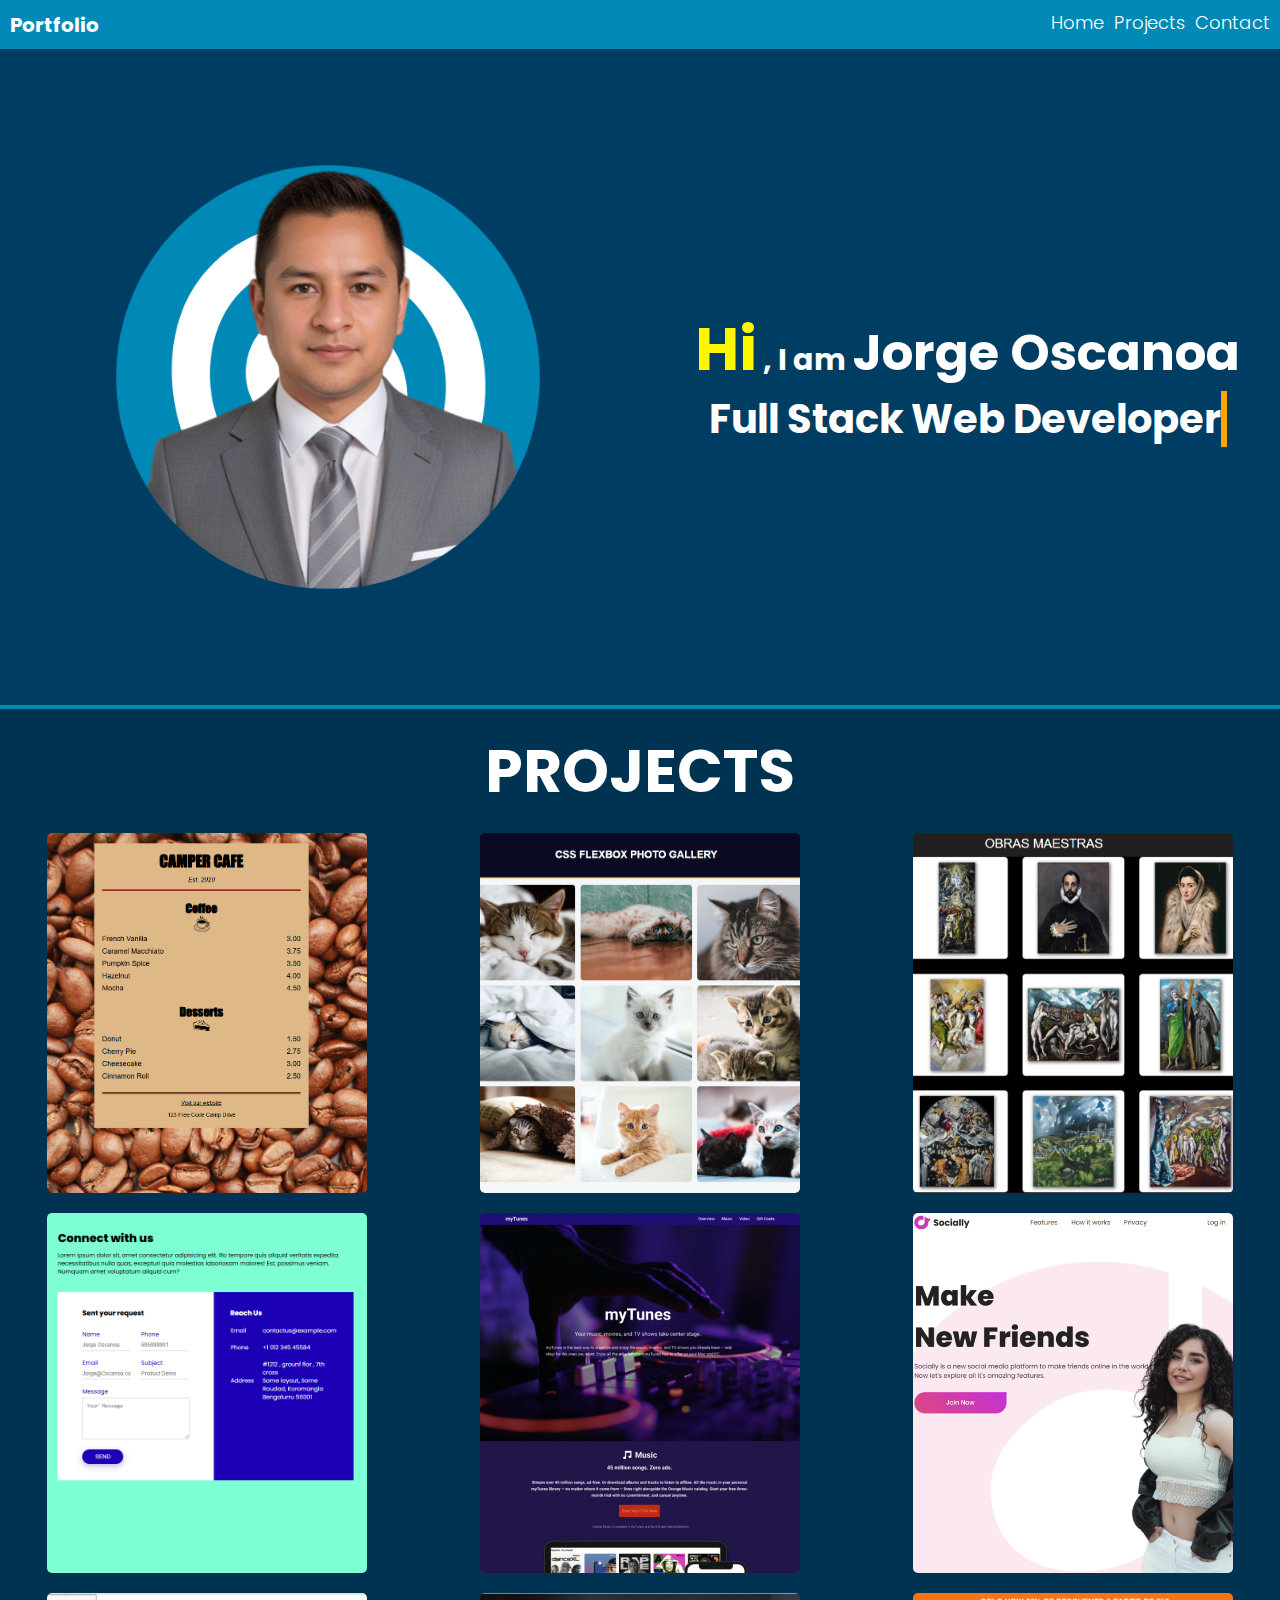
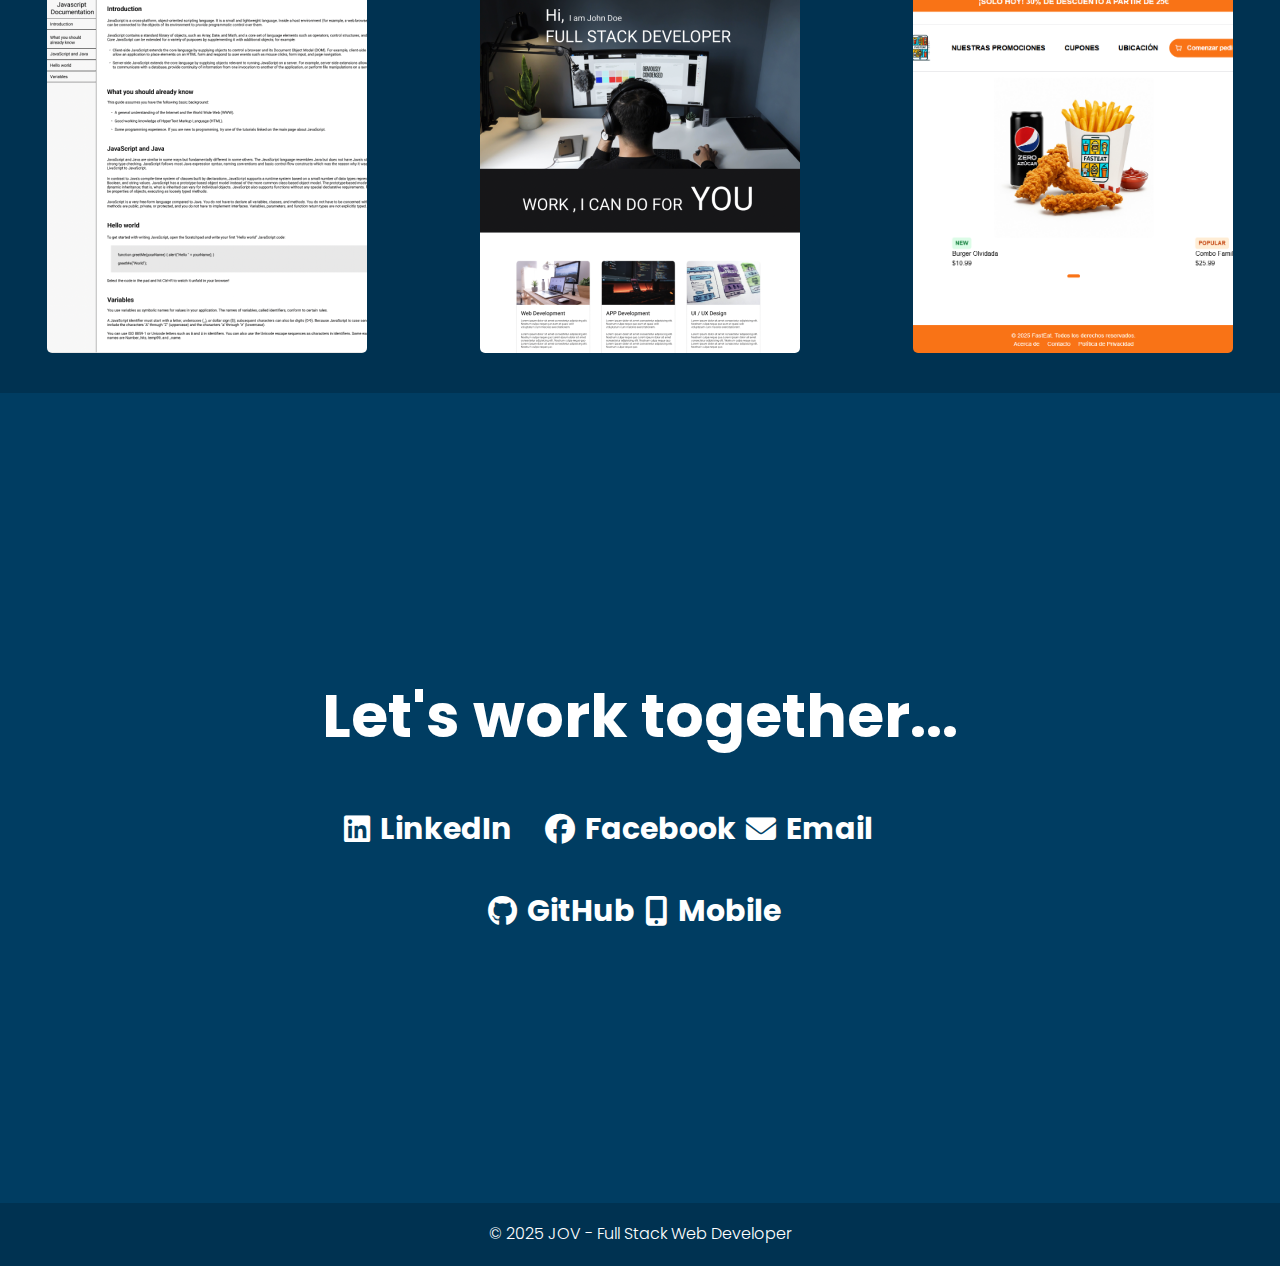
<file: index.html>
<!DOCTYPE html>
<html lang="en">

<head>
  <meta charset="UTF-8" />
  <meta http-equiv="X-UA-Compatible" content="IE=edge" />
  <meta name="viewport" content="width=device-width, initial-scale=1.0" />
  <title>Portfolio Website</title>
  <link rel="stylesheet" href="assets/styles/style.css" />
  <link rel="stylesheet" href="https://cdnjs.cloudflare.com/ajax/libs/animate.css/4.1.1/animate.min.css" />
  <link rel="stylesheet" href="https://cdnjs.cloudflare.com/ajax/libs/font-awesome/6.5.0/css/all.min.css" />

</head>

<body>
  <header>
    <nav class="container">
      <div class="logo">Portfolio</div>
      <ul>
        <a href="#hero">
          <li>Home</li>
        </a>
        <a href="#project">
          <li>Projects</li>
        </a>
        <a href="#contact">
          <li>Contact</li>
        </a>
      </ul>
    </nav>
  </header>
  <main>
    <section id="hero">
      <div class="container">
        <div class="hero_image animate__animated animate__bounceInLeft">
          <img src="assets/images/foto2.png" alt="hero image" />
        </div>
        <div class="hero_content">
          <h1>
            <span class="hi_text">Hi</span> , I am
            <span class="name_text">Jorge Oscanoa</span>
          </h1>
          <h2>Full Stack Web Developer</h2>
        </div>
      </div>
    </section>
    <section id="project">
      <h2>PROJECTS</h2>
      <div class="container">
        <div class="project_container">
          <div class="grid_item">
            <div class="card">
              <img src="assets/images/project1.png" alt="Project 1" />
              <a href="assets/projects/project1/index.html">
                <div class="card_content">
                  <h3>Coffe Menu</h3>
                </div>
              </a>
            </div>
          </div>
          <div class="grid_item">
            <div class="card">
              <img src="assets/images/project2.png" alt="Project 2" />
              <a href="assets/projects/project2/index.html">
                <div class="card_content">
                  <h3>Cat Gallery</h3>
                </div>
              </a>
            </div>
          </div>
          <div class="grid_item">
            <div class="card">
              <img src="assets/images/project3.png" alt="Project 1" />
              <a href="assets/projects/project3/index.html">
                <div class="card_content">
                  <h3>Gallery Art</h3>
                </div>
              </a>
            </div>
          </div>
          <div class="grid_item">
            <div class="card">
              <img src="assets/images/project4.png" alt="Project 4" />
              <a href="assets/projects/project4/index.html">
                <div class="card_content">
                  <h3>Form</h3>
                </div>
              </a>
            </div>
          </div>
          <div class="grid_item">
            <div class="card">
              <img src="assets/images/project5.png" alt="Project 5" />
              <a href="/Project 5/index.html">
                <div class="card_content">
                  <h3>Music Website</h3>
                </div>
              </a>
            </div>
          </div>
          <div class="grid_item">
            <div class="card">
              <img src="assets/images/project6.png" alt="Project 6" />
              <a href="assets/projects/project6/index.html">
                <div class="card_content">
                  <h3>Social Media</h3>
                </div>
              </a>
            </div>
          </div>
          <div class="grid_item">
            <div class="card">
              <img src="assets/images/project7.png" alt="Project 7" />
              <a href="/Project 7/index.html">
                <div class="card_content">
                  <h3>Curriculum</h3>
                </div>
              </a>
            </div>
          </div>
          <div class="grid_item">
            <div class="card">
              <img src="assets/images/project8.png" alt="Project 8" />
              <a href="/Project 8/index.html">
                <div class="card_content">
                  <h3>Documentation Website</h3>
                </div>
              </a>
            </div>
          </div>
          <div class="grid_item">
            <div class="card">
              <img src="assets/images/project9.png" alt="Project 9" />
              <a href="https://joscanoav.github.io/fasteat-frontend/">
                <div class="card_content">
                  <h3>Fast Eat</h3>
                </div>
              </a>
            </div>
          </div>
        </div>
      </div>
    </section>

    <section id="contact">
      <div class="container">
        <h2>Let's work together...</h2>

        <div class="top_contact">
          <a class="contact_way" href="https://www.linkedin.com/in/jorge-daniel-oscanoa-ventura-541972117/" target="_blank">
            <i class="fab fa-linkedin"></i>
            <h3>LinkedIn</h3>
          </a>

          <a class="contact_way" href="https://www.facebook.com/jorgedanieloscanoaventura/" target="_blank">
            <i class="fab fa-facebook"></i>
            <h3>Facebook</h3>
          </a>

          <a class="contact_way" href="mailto:joscanoav@gmail.com">
            <i class="fas fa-envelope"></i>
            <h3>Email</h3>
          </a>
        </div>

        <div class="bottom_contact">
          <a class="contact_way" href="https://github.com/joscanoav" target="_blank">
            <i class="fab fa-github"></i>
            <h3>GitHub</h3>
          </a>

          <a class="contact_way" href="tel:+34695899901">
            <i class="fas fa-mobile-alt"></i>
            <h3>Mobile</h3>
          </a>
        </div>
      </div>
    </section>



  </main>
  <footer>
    <div class="container">&copy; 2025 JOV - Full Stack Web Developer</div>
  </footer>
</body>

</html>
</file>
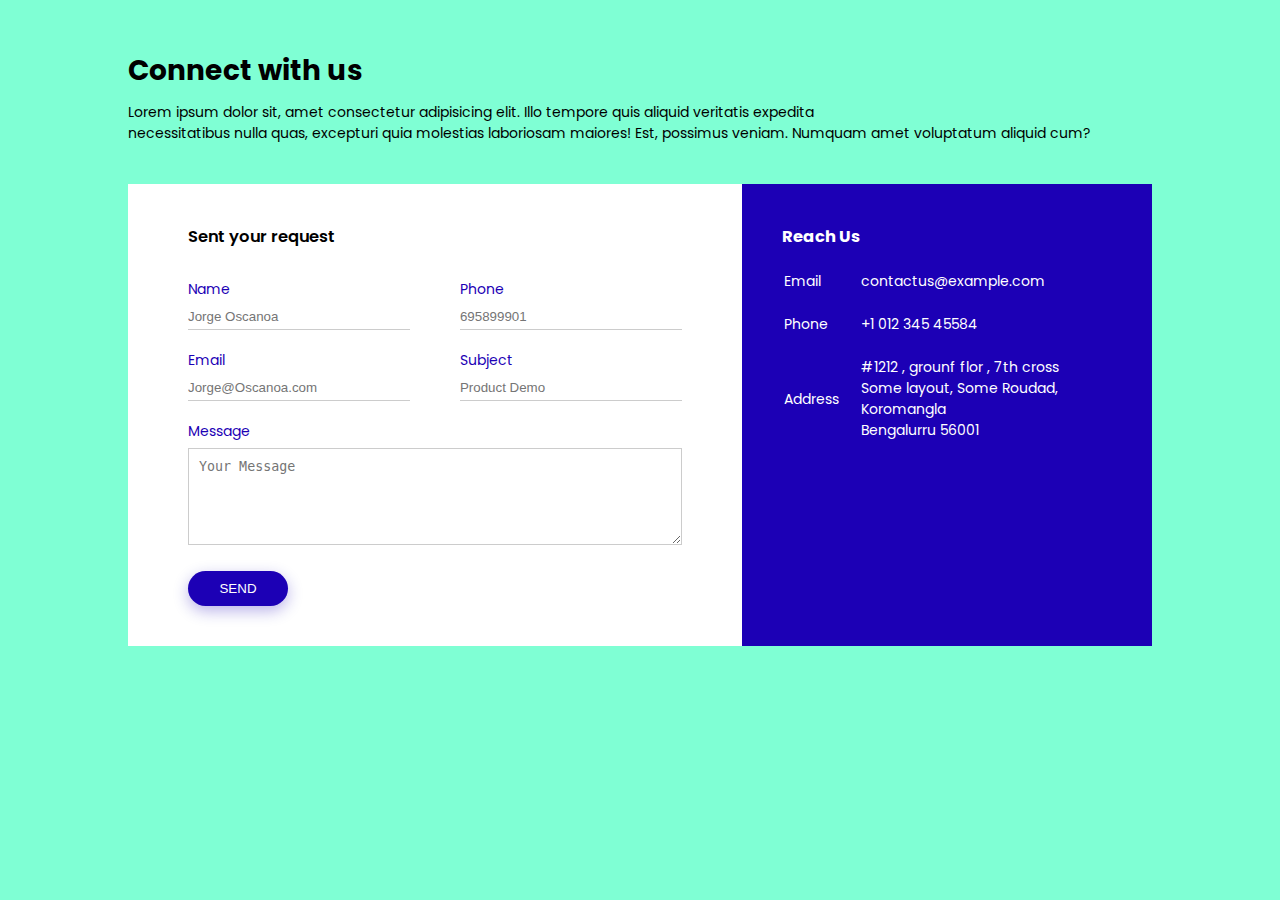
<file: assets/projects/project4/index.html>
<!DOCTYPE html>
<html lang="en">

<head>
    <meta charset="UTF-8">
    <meta name="viewport" content="width=device-width, initial-scale=1.0">
    <link rel="stylesheet" href="style.css">
    <link href="https://fonts.googleapis.com/css2?family=Poppins:wght@400;800&display=swap" rel="stylesheet">
    <title>Formulario</title>
</head>

<body>
    <div class="container">
        <h1>Connect with us</h1>
        <p>Lorem ipsum dolor sit, amet consectetur adipisicing elit. Illo tempore quis aliquid veritatis expedita <br>
            necessitatibus nulla quas, excepturi quia molestias laboriosam maiores! Est, possimus veniam. Numquam amet
            voluptatum aliquid cum?</p>
        <div class="contact-box">
            <div class="contact-left">
                <h3>Sent your request</h3>
                <form>
                    <div class="input-row">
                        <div class="input-group">
                            <label>Name</label>
                            <input type="text" placeholder="Jorge Oscanoa"></label>
                        </div>
                        <div class="input-group">
                            <label>Phone</label>
                            <input type="text" placeholder="695899901"></label>
                        </div>
                    </div>

                    <div class="input-row">
                        <div class="input-group">
                            <label>Email</label>
                            <input type="email" placeholder="Jorge@Oscanoa.com"></label>
                        </div>
                        <div class="input-group">
                            <label>Subject</label>
                            <input type="text" placeholder="Product Demo"></label>
                        </div>
                    </div>

                    <label>Message</label>
                    <textarea rows="5" placeholder="Your Message"></textarea>

                    <button type="submit">SEND</button>
                </form>
            </div>
            <div class="contact-right">
                <h3>Reach Us</h3>
                <table>
                    <tr>
                        <td>Email</td>
                        <td>contactus@example.com</td>
                    </tr>
                    <tr>
                        <td>Phone</td>
                        <td>+1 012 345 45584</td>
                    </tr>

                    <tr>
                        <td>Address</td>
                        <td>#1212 , grounf flor , 7th cross <br>
                        Some layout, Some Roudad, Koromangla <br>
                        Bengalurru 56001
                        </td>
                    </tr>

                </table>
            </div>
        </div>
    </div>

</body>

</html>
</file>
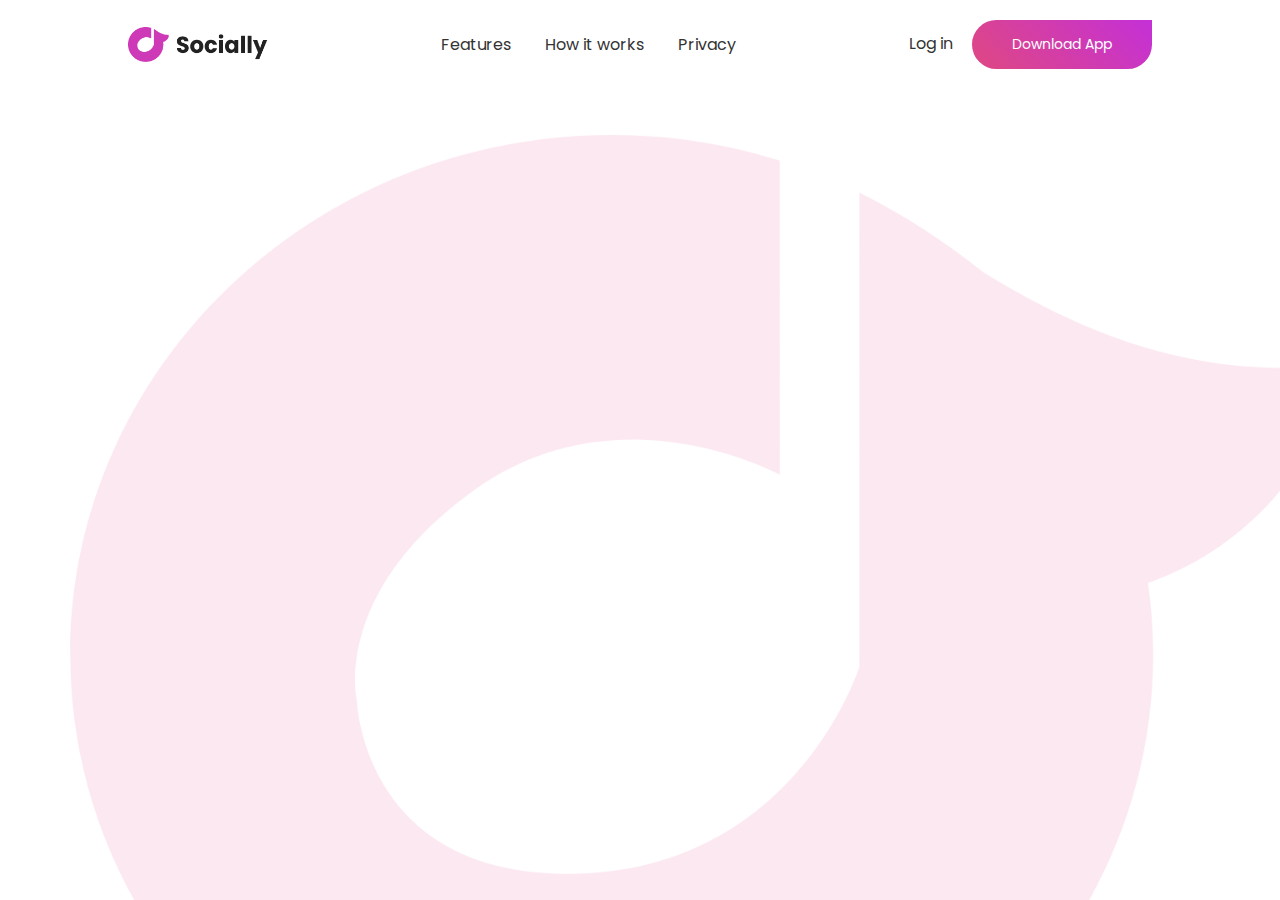
<file: assets/projects/project6/index.html>
<!DOCTYPE html>
<html lang="en">
<head>
    <meta charset="UTF-8">
    <meta name="viewport" content="width=device-width, initial-scale=1.0">
    <link rel="stylesheet" href="style.css">
    <link href="https://fonts.googleapis.com/css2?family=Poppins:wght@400;800&display=swap" rel="stylesheet">
    <title>Sociality</title>
</head>
<body>
    <div class="hero">
        <nav>
            <img src="images/logo.png" class="logo" alt="logo">
            <ul>
                <li><a href="#">Features</a></li>
                <li><a href="#">How it works</a></li>
                <li><a href="#">Privacy</a></li>
            </ul>
            <div>
                <a href="#" class="logn-btn">Log in</a>
                <a href="#" class="btn">Download App</a>

            </div>
        </nav>
        
        <div class="content">
            <h1 class="anim">Make<br>New Friends</h1>
            <p class="anim">Socially is a new social media platform to make friends
                online in the world. Now let's explore all it's amazing features.
            </p>
            <a href="#" class="btn anim">Join Now</a>
        </div>
        <img src="images/pic.png" class="feature-img anim" alt="imagen">
    </div>
    
</body>
</html>
</file>
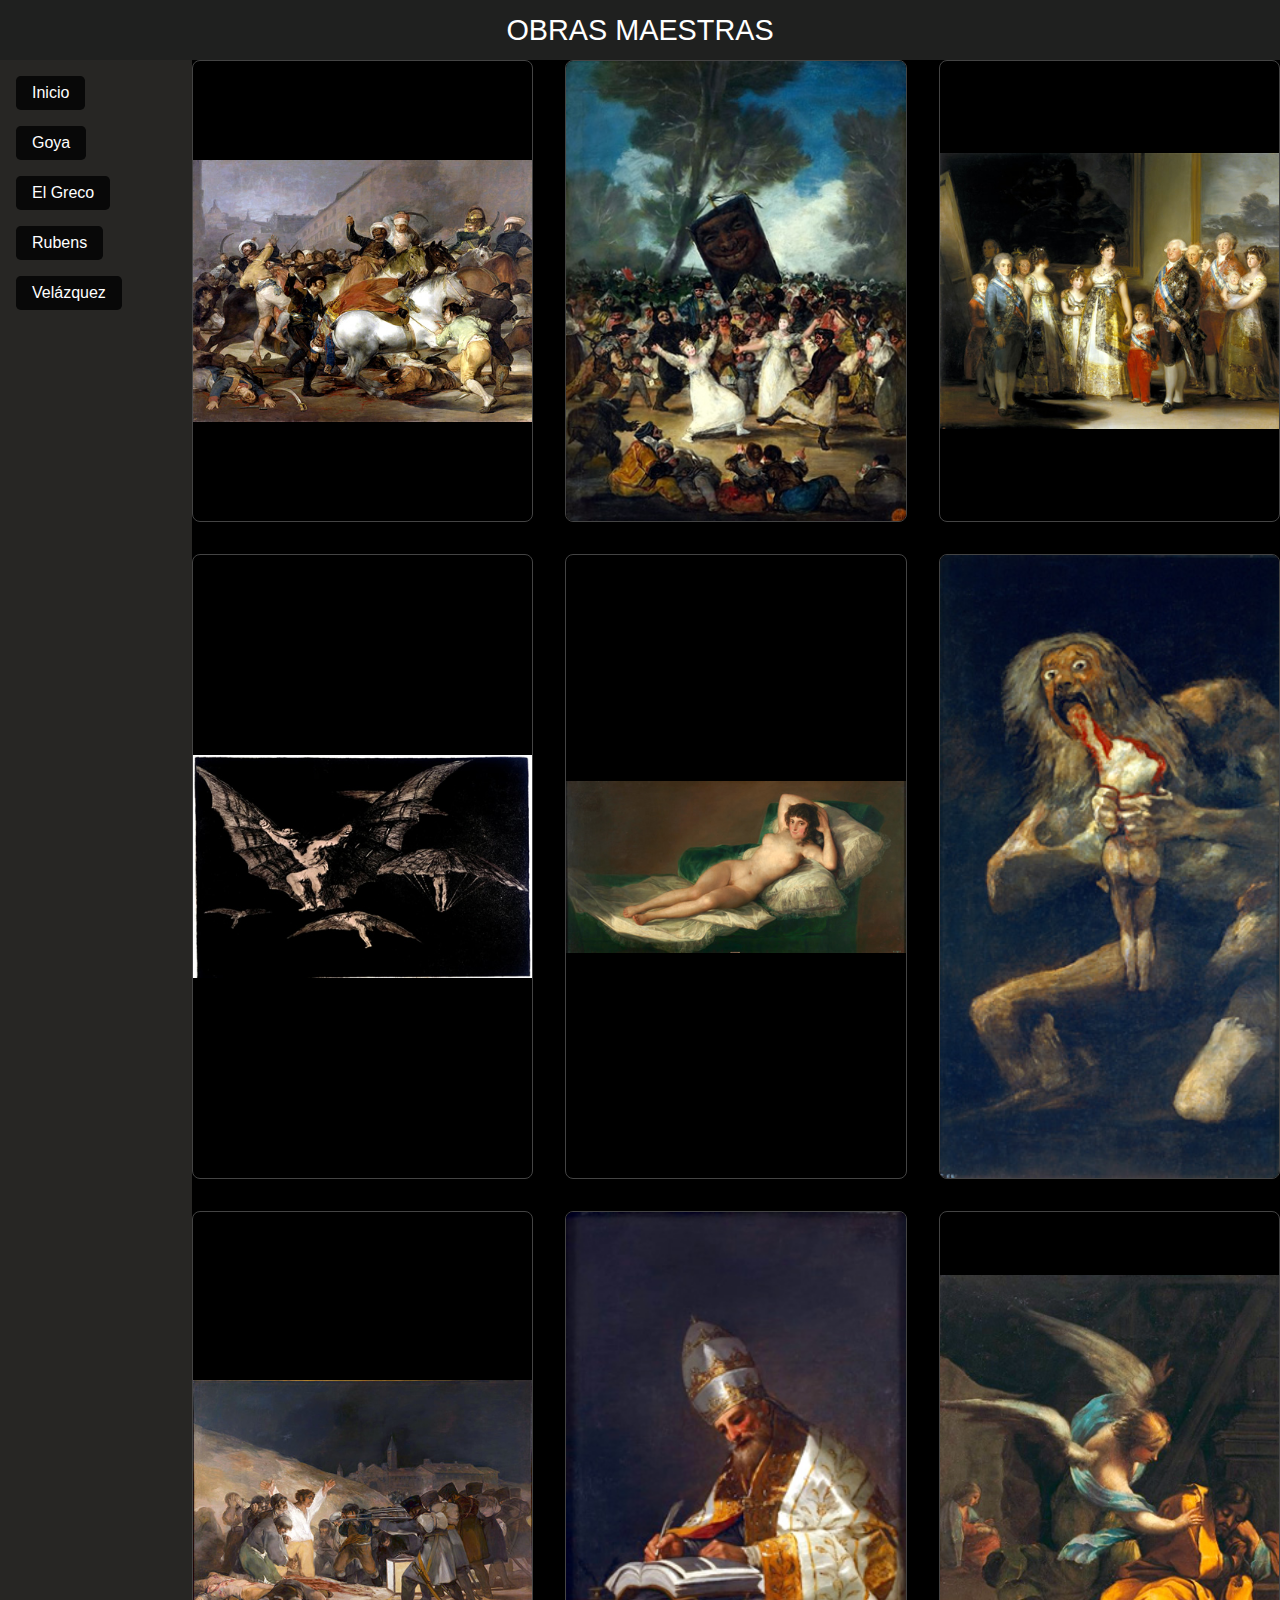
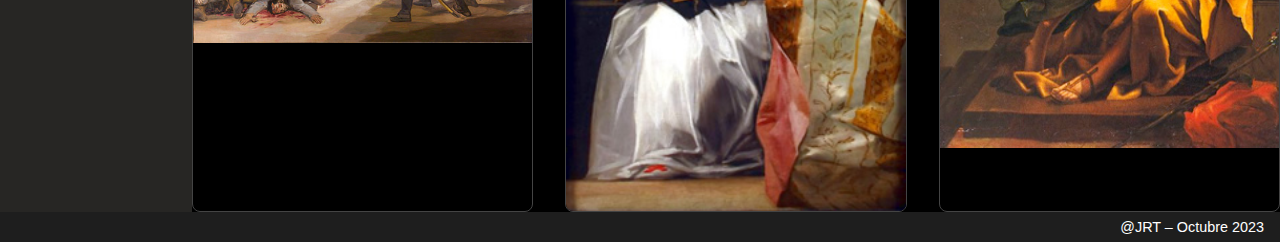
<file: assets/projects/project3/goya.html>
<!DOCTYPE html>
<html lang="es">
<head>
  <meta charset="UTF-8" />
  <meta name="viewport" content="width=device-width, initial-scale=1.0"/>
  <title>Obras Maestras – Goya</title>
  <link rel="stylesheet" href="assets/styles/style.css"/>
</head>
<body>

  <header>OBRAS MAESTRAS</header>

  <nav>
    <ul>
      <li><a class="nav-button" href="index.html">Inicio</a></li>
      <li><a class="nav-button" href="goya.html">Goya</a></li>
      <li><a class="nav-button" href="greco.html">El Greco</a></li>
      <li><a class="nav-button" href="rubens.html">Rubens</a></li>
      <li><a class="nav-button" href="velazquez.html">Velázquez</a></li>
    </ul>
  </nav>

  <section class="gallery">

    <div class="thumb">
      <a href="assets/imagenes/2-de-mayo-1808-madrid-goya.jpg" target="_blank">
        <img
          src="assets/imagenes/2-de-mayo-1808-madrid-goya.jpg"
          alt="El 2 de mayo de 1808 en Madrid (Goya)"
          loading="lazy"
        />
      </a>
    </div>

    <div class="thumb">
      <a href="assets/imagenes/entierro-sardina-goya.jpg" target="_blank">
        <img
          src="assets/imagenes/entierro-sardina-goya.jpg"
          alt="El entierro de la sardina (Goya)"
          loading="lazy"
        />
      </a>
    </div>

    <div class="thumb">
      <a href="assets/imagenes/familia-carlos-iv-goya.jpg" target="_blank">
        <img
          src="assets/imagenes/familia-carlos-iv-goya.jpg"
          alt="La familia de Carlos IV (Goya)"
          loading="lazy"
        />
      </a>
    </div>

    <div class="thumb">
      <a href="assets/imagenes/grabado-hombre-volando-goya.jpg" target="_blank">
        <img
          src="assets/imagenes/grabado-hombre-volando-goya.jpg"
          alt="Grabado de hombre volando (Goya)"
          loading="lazy"
        />
      </a>
    </div>

    <div class="thumb">
      <a href="assets/imagenes/maja-desnuda-goya.jpg" target="_blank">
        <img
          src="assets/imagenes/maja-desnuda-goya.jpg"
          alt="La maja desnuda (Goya)"
          loading="lazy"
        />
      </a>
    </div>

    <div class="thumb">
      <a href="assets/imagenes/saturno-devorando-hijo-goya.jpg" target="_blank">
        <img
          src="assets/imagenes/saturno-devorando-hijo-goya.jpg"
          alt="Saturno devorando a su hijo (Goya)"
          loading="lazy"
        />
      </a>
    </div>

    <div class="thumb">
      <a href="assets/imagenes/tres-mayo-madrid-fusilamientos-goya.jpg" target="_blank">
        <img
          src="assets/imagenes/tres-mayo-madrid-fusilamientos-goya.jpg"
          alt="El tres de mayo en Madrid (Goya)"
          loading="lazy"
        />
      </a>
    </div>

    <div class="thumb">
      <a href="assets/imagenes/san-gregorio-papa-goya.jpg" target="_blank">
        <img
          src="assets/imagenes/san-gregorio-papa-goya.jpg"
          alt="San Gregorio Magno, papa (Goya)"
          loading="lazy"
        />
      </a>
    </div>

    <div class="thumb">
      <a href="assets/imagenes/sueno-san-jose-goya.jpg" target="_blank">
        <img
          src="assets/imagenes/sueno-san-jose-goya.jpg"
          alt="El sueño de San José (Goya)"
          loading="lazy"
        />
      </a>
    </div>

  </section>

  <footer>@JRT – Octubre 2023</footer>

</body>
</html>
</file>
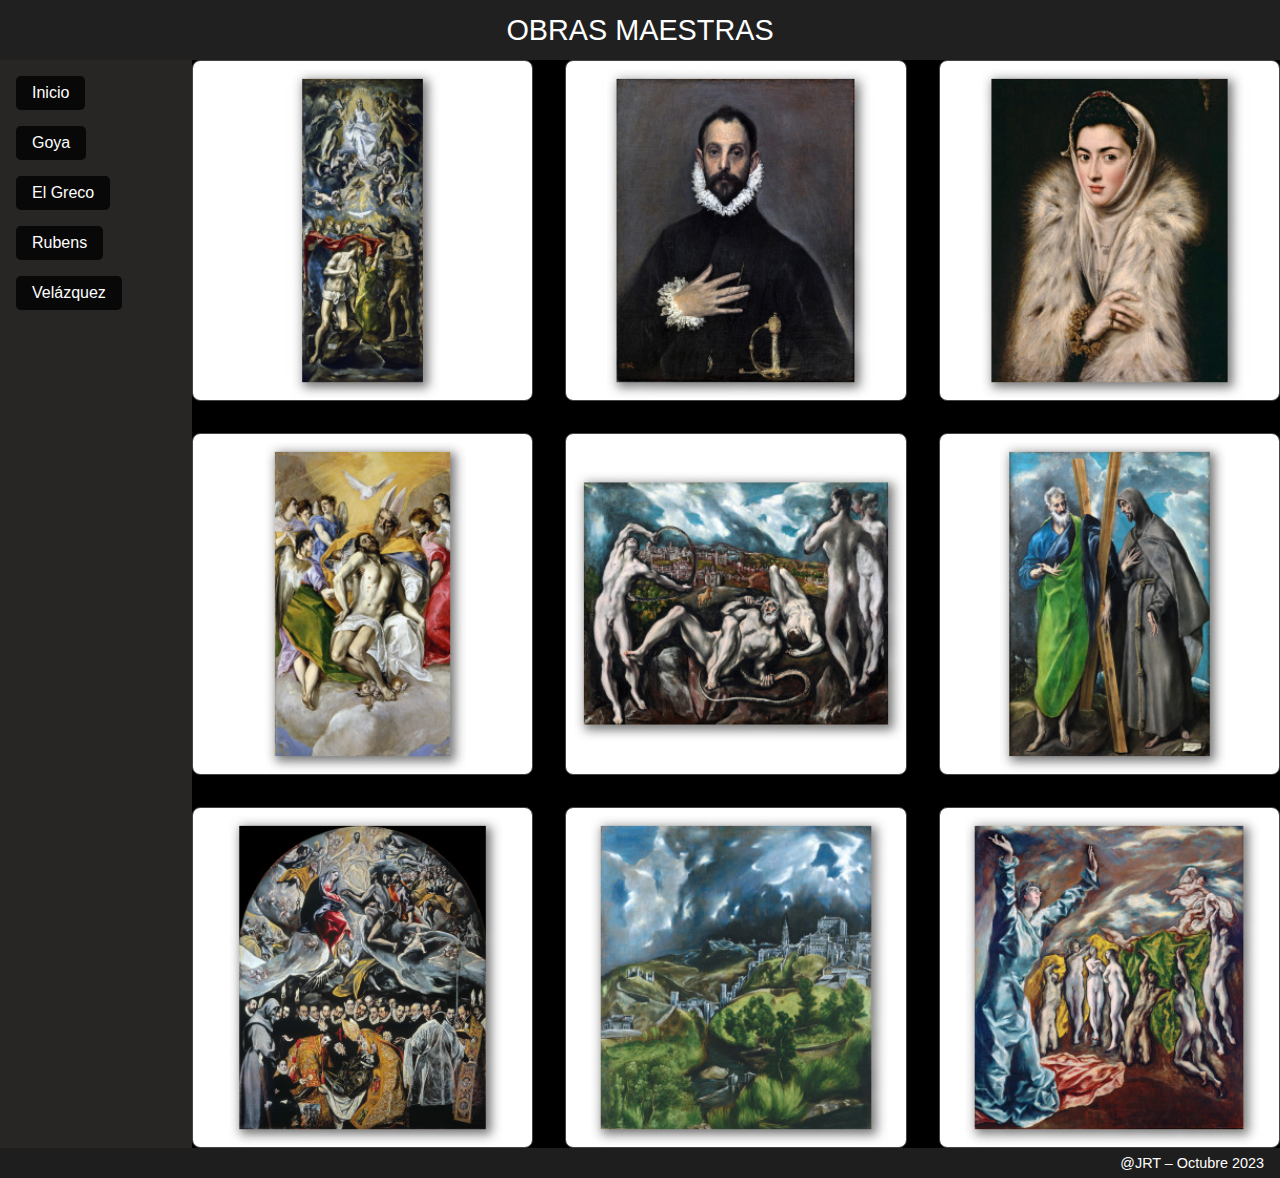
<file: assets/projects/project3/greco.html>
<!DOCTYPE html>
<html lang="es">
<head>
  <meta charset="UTF-8" />
  <meta name="viewport" content="width=device-width, initial-scale=1.0"/>
  <title>Obras Maestras – El Greco</title>
  <link rel="stylesheet" href="assets/styles/style.css"/>
</head>
<body>

  <header>OBRAS MAESTRAS</header>

  <nav>
    <ul>
      <li><a class="nav-button" href="index.html">Inicio</a></li>
      <li><a class="nav-button" href="goya.html">Goya</a></li>
      <li><a class="nav-button" href="greco.html">El Greco</a></li>
      <li><a class="nav-button" href="rubens.html">Rubens</a></li>
      <li><a class="nav-button" href="velazquez.html">Velázquez</a></li>
    </ul>
  </nav>

  <section class="gallery">

    <div class="thumb">
      <a href="assets/imagenes/el-greco-bautismo-cristo.jpg" target="_blank">
        <img
          src="assets/imagenes/el-greco-bautismo-cristo.jpg"
          alt="El bautismo de Cristo (El Greco)"
          loading="lazy"
        />
      </a>
    </div>

    <div class="thumb">
      <a href="assets/imagenes/el-greco-caballero-mano-pecho.jpg" target="_blank">
        <img
          src="assets/imagenes/el-greco-caballero-mano-pecho.jpg"
          alt="Caballero de la mano en el pecho (El Greco)"
          loading="lazy"
        />
      </a>
    </div>

    <div class="thumb">
      <a href="assets/imagenes/el-greco-dama-armino.jpg" target="_blank">
        <img
          src="assets/imagenes/el-greco-dama-armino.jpg"
          alt="La dama del armiño (El Greco)"
          loading="lazy"
        />
      </a>
    </div>

    <div class="thumb">
      <a href="assets/imagenes/el-greco-la-trinidad.jpg" target="_blank">
        <img
          src="assets/imagenes/el-greco-la-trinidad.jpg"
          alt="La Trinidad (El Greco)"
          loading="lazy"
        />
      </a>
    </div>

    <div class="thumb">
      <a href="assets/imagenes/el-greco-lacoonte.jpg" target="_blank">
        <img
          src="assets/imagenes/el-greco-lacoonte.jpg"
          alt="Laocoonte (El Greco)"
          loading="lazy"
        />
      </a>
    </div>

    <div class="thumb">
      <a href="assets/imagenes/el-greco-san-andres-san-francisco.jpg" target="_blank">
        <img
          src="assets/imagenes/el-greco-san-andres-san-francisco.jpg"
          alt="San Andrés y San Francisco (El Greco)"
          loading="lazy"
        />
      </a>
    </div>

    <div class="thumb">
      <a href="assets/imagenes/el-greco-entierro-conde-orgaz.jpg" target="_blank">
        <img
          src="assets/imagenes/el-greco-entierro-conde-orgaz.jpg"
          alt="El entierro del Conde de Orgaz (El Greco)"
          loading="lazy"
        />
      </a>
    </div>

    <div class="thumb">
      <a href="assets/imagenes/el-greco-vista-toledo.jpg" target="_blank">
        <img
          src="assets/imagenes/el-greco-vista-toledo.jpg"
          alt="Vista de Toledo (El Greco)"
          loading="lazy"
        />
      </a>
    </div>

        <div class="thumb">
      <a href="assets/imagenes/el-greco-vision-apocalipsis.jpg" target="_blank">
        <img
          src="assets/imagenes/el-greco-vision-apocalipsis.jpg"
          alt="Vision apocalipsis(El Greco)"
          loading="lazy"
        />
      </a>
    </div>

  </section>

  <footer>@JRT – Octubre 2023</footer>

</body>
</html>
</file>
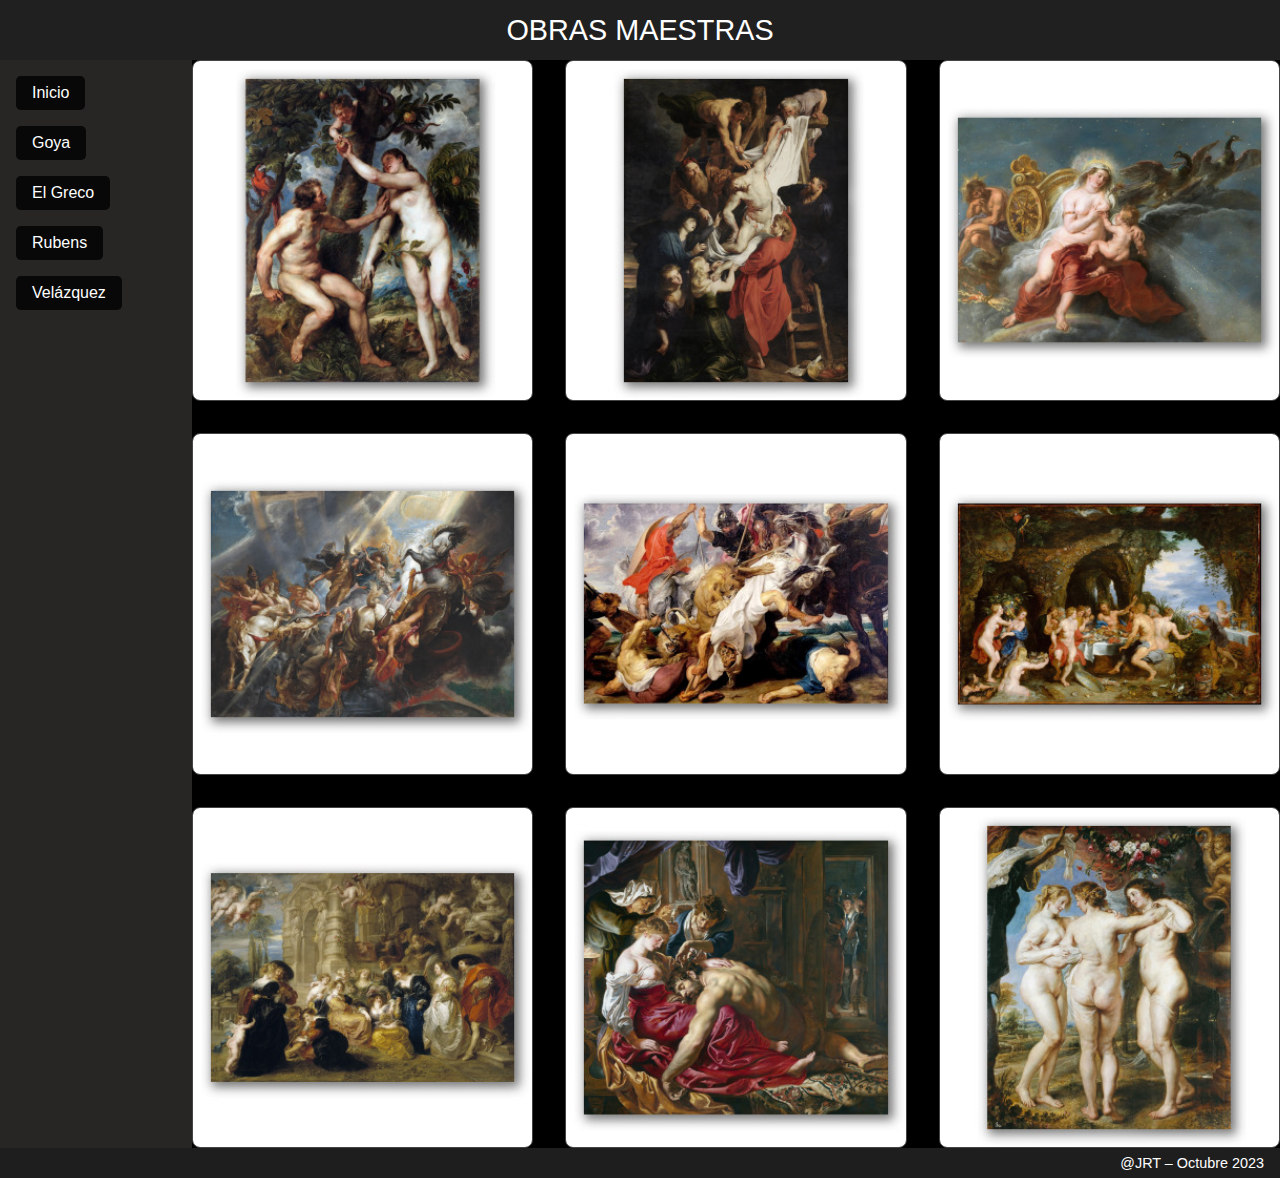
<file: assets/projects/project3/rubens.html>
<!DOCTYPE html>
<html lang="es">
<head>
  <meta charset="UTF-8" />
  <meta name="viewport" content="width=device-width, initial-scale=1.0"/>
  <title>Obras Maestras – Rubens</title>
  <link rel="stylesheet" href="assets/styles/style.css"/>
</head>
<body>

  <header>OBRAS MAESTRAS</header>

  <nav>
    <ul>
      <li><a class="nav-button" href="index.html">Inicio</a></li>
      <li><a class="nav-button" href="goya.html">Goya</a></li>
      <li><a class="nav-button" href="greco.html">El Greco</a></li>
      <li><a class="nav-button" href="rubens.html">Rubens</a></li>
      <li><a class="nav-button" href="velazquez.html">Velázquez</a></li>
    </ul>
  </nav>

  <section class="gallery">

    <div class="thumb">
      <a href="assets/imagenes/rubens-adan-eva-1629.jpg" target="_blank">
        <img
          src="assets/imagenes/rubens-adan-eva-1629.jpg"
          alt="Adán y Eva (Rubens)"
          loading="lazy"
        />
      </a>
    </div>

    <div class="thumb">
      <a href="assets/imagenes/rubens-descendimiento-cristo-cruz-1612-1614_1.jpg" target="_blank">
        <img
          src="assets/imagenes/rubens-descendimiento-cristo-cruz-1612-1614_1.jpg"
          alt="Descendimiento de Cristo (Rubens)"
          loading="lazy"
        />
      </a>
    </div>

    <div class="thumb">
      <a href="assets/imagenes/rubens-via-lactea-1636.jpg" target="_blank">
        <img
          src="assets/imagenes/rubens-via-lactea-1636.jpg"
          alt="Vía Láctea (Rubens)"
          loading="lazy"
        />
      </a>
    </div>

    <div class="thumb">
      <a href="assets/imagenes/rubens-caida-faeton-b.jpg" target="_blank">
        <img
          src="assets/imagenes/rubens-caida-faeton-b.jpg"
          alt="La caída de Faetón (Rubens)"
          loading="lazy"
        />
      </a>
    </div>

    <div class="thumb">
      <a href="assets/imagenes/rubens-caza-leon-1621.jpg" target="_blank">
        <img
          src="assets/imagenes/rubens-caza-leon-1621.jpg"
          alt="Caza del león (Rubens)"
          loading="lazy"
        />
      </a>
    </div>

    <div class="thumb">
      <a href="assets/imagenes/rubens-fiesta-aqueloo-1615.jpg" target="_blank">
        <img
          src="assets/imagenes/rubens-fiesta-aqueloo-1615.jpg"
          alt="La fiesta de Híleo y Aqueloo (Rubens)"
          loading="lazy"
        />
      </a>
    </div>

    <div class="thumb">
      <a href="assets/imagenes/rubens-jardin-amor-el-prado-1635.jpg" target="_blank">
        <img
          src="assets/imagenes/rubens-jardin-amor-el-prado-1635.jpg"
          alt="El jardín del amor (Rubens)"
          loading="lazy"
        />
      </a>
    </div>

    <div class="thumb">
      <a href="assets/imagenes/rubens-sanson-dalila-1610.jpg" target="_blank">
        <img
          src="assets/imagenes/rubens-sanson-dalila-1610.jpg"
          alt="Sansón y Dalila (Rubens)"
          loading="lazy"
        />
      </a>
    </div>

    <div class="thumb">
      <a href="assets/imagenes/rubens-tres-gracias-prado.jpg" target="_blank">
        <img
          src="assets/imagenes/rubens-tres-gracias-prado.jpg"
          alt="Las Tres Gracias (Rubens)"
          loading="lazy"
        />
      </a>
    </div>

  </section>

  <footer>@JRT – Octubre 2023</footer>

</body>
</html>
</file>
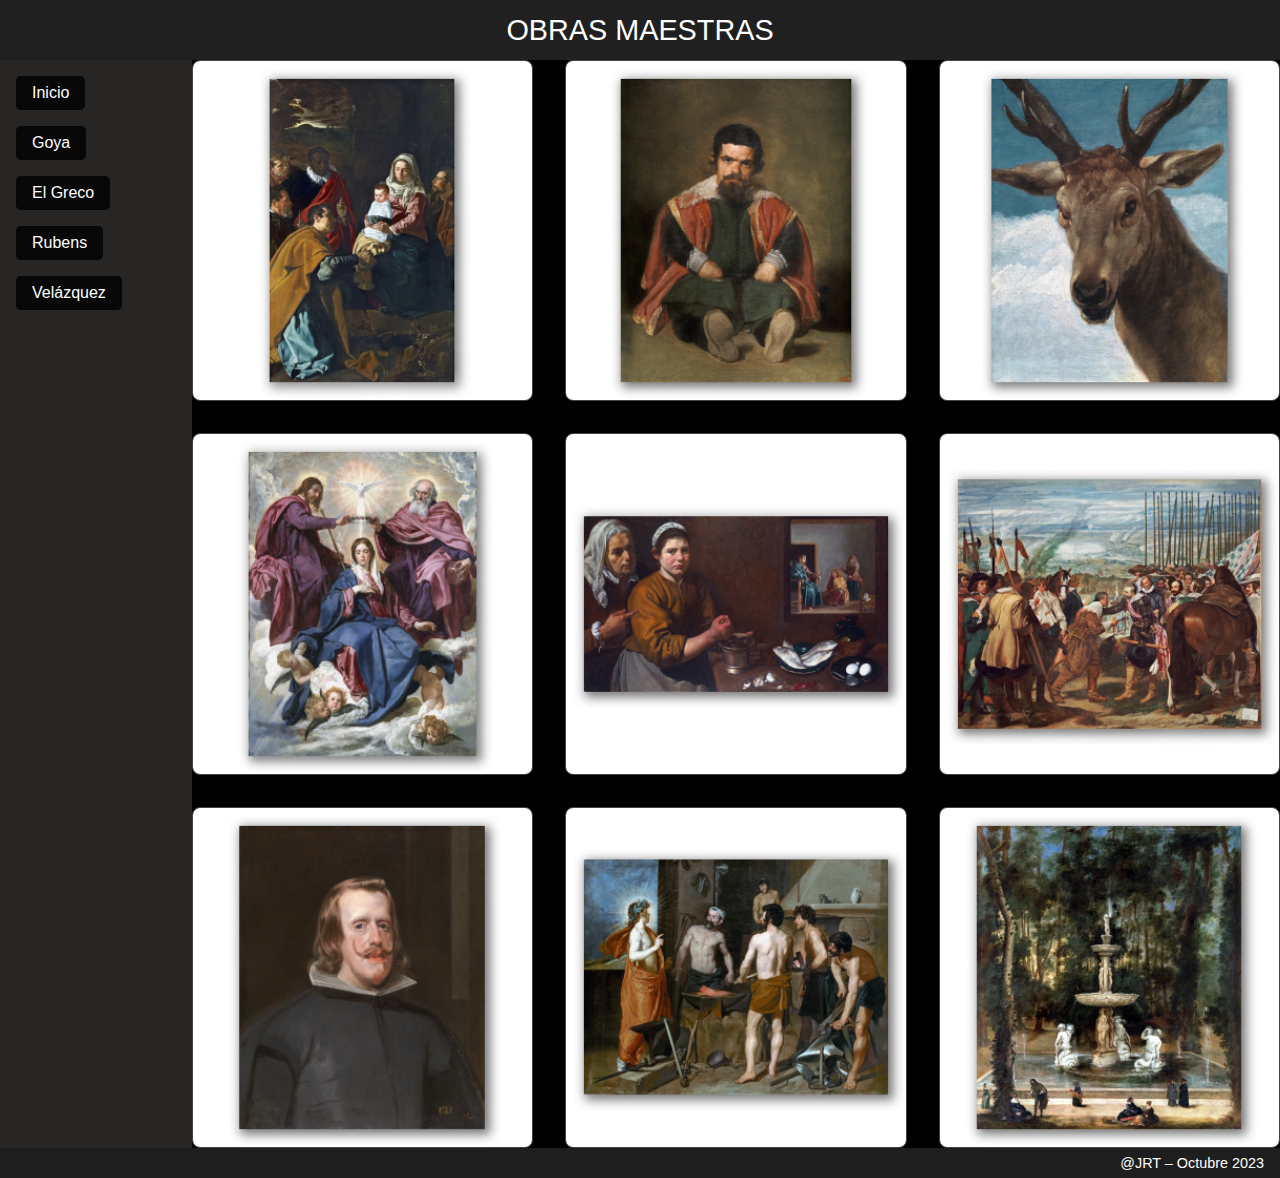
<file: assets/projects/project3/velazquez.html>
<!DOCTYPE html>
<html lang="es">
<head>
  <meta charset="UTF-8" />
  <meta name="viewport" content="width=device-width, initial-scale=1.0"/>
  <title>Obras Maestras – Velázquez</title>
  <link rel="stylesheet" href="assets/styles/style.css"/>
</head>
<body>

  <header>OBRAS MAESTRAS</header>

  <nav>
    <ul>
      <li><a class="nav-button" href="index.html">Inicio</a></li>
      <li><a class="nav-button" href="goya.html">Goya</a></li>
      <li><a class="nav-button" href="greco.html">El Greco</a></li>
      <li><a class="nav-button" href="rubens.html">Rubens</a></li>
      <li><a class="nav-button" href="velazquez.html">Velázquez</a></li>
    </ul>
  </nav>

  <section class="gallery">

    <div class="thumb">
      <a href="assets/imagenes/velazquez-adoracion-magos.jpg" target="_blank">
        <img
          src="assets/imagenes/velazquez-adoracion-magos.jpg"
          alt="Adoración de los Magos (Velázquez)"
          loading="lazy"
        />
      </a>
    </div>

    <div class="thumb">
      <a href="assets/imagenes/velazquez-bufon-sebastian-morra.jpg" target="_blank">
        <img
          src="assets/imagenes/velazquez-bufon-sebastian-morra.jpg"
          alt="Bufón Sebastián de Morra (Velázquez)"
          loading="lazy"
        />
      </a>
    </div>

    <div class="thumb">
      <a href="assets/imagenes/velazquez-cabeza-venado.jpg" target="_blank">
        <img
          src="assets/imagenes/velazquez-cabeza-venado.jpg"
          alt="Cabeza de venado (Velázquez)"
          loading="lazy"
        />
      </a>
    </div>

    <div class="thumb">
      <a href="assets/imagenes/velazquez-coronacion-virgen.jpg" target="_blank">
        <img
          src="assets/imagenes/velazquez-coronacion-virgen.jpg"
          alt="Coronación de la Virgen (Velázquez)"
          loading="lazy"
        />
      </a>
    </div>

    <div class="thumb">
      <a href="assets/imagenes/velazquez-cristo-casa-marta-y-maria.jpg" target="_blank">
        <img
          src="assets/imagenes/velazquez-cristo-casa-marta-y-maria.jpg"
          alt="Cristo en casa de Marta y María (Velázquez)"
          loading="lazy"
        />
      </a>
    </div>

    <div class="thumb">
      <a href="assets/imagenes/velazquez-rendicion-breda.jpg" target="_blank">
        <img
          src="assets/imagenes/velazquez-rendicion-breda.jpg"
          alt="La rendición de Breda (Velázquez)"
          loading="lazy"
        />
      </a>
    </div>

    <div class="thumb">
      <a href="assets/imagenes/velazquez-felipe-iv.jpg" target="_blank">
        <img
          src="assets/imagenes/velazquez-felipe-iv.jpg"
          alt="Retrato de Felipe IV (Velázquez)"
          loading="lazy"
        />
      </a>
    </div>

    <div class="thumb">
      <a href="assets/imagenes/velazquez-fragua-vulcano.jpg" target="_blank">
        <img
          src="assets/imagenes/velazquez-fragua-vulcano.jpg"
          alt="La fragua de Vulcano (Velázquez)"
          loading="lazy"
        />
      </a>
    </div>

    <div class="thumb">
      <a href="assets/imagenes/velazquez-fuente-tritones.jpg" target="_blank">
        <img
          src="assets/imagenes/velazquez-fuente-tritones.jpg"
          alt="Fuente de los Tritones (Velázquez)"
          loading="lazy"
        />
      </a>
    </div>

  </section>

  <footer>@JRT – Octubre 2023</footer>

</body>
</html>
</file>
<file: assets/styles/style.css>
@import url("https://fonts.googleapis.com/css2?family=Poppins:ital,wght@0,100;0,200;0,300;0,400;0,500;0,600;0,700;0,800;0,900;1,100;1,200;1,300;1,400;1,500;1,600;1,700;1,800;1,900&display=swap");

:root {
  --lighting-color: #0089b7;
  --dark-color: #003d62;
  --darker-color: #003251;
  --secondary-color: #fff700;
}

* {
  margin: 0;
  padding: 0;
  box-sizing: border-box;
}

html {
  font-size: 62.5%;
}

body,
html {
  font-family: "Poppins", sans-serif;
  font-weight: 300;
  line-height: 1.4;
  scroll-behavior: smooth;
  color: white;
}

body {
  font-size: 1.4rem;
}

.container {
  max-width: 1300px;
  margin: 0 auto;
}

a {
  text-decoration: none;
  color: white;
}

ul {
  list-style: none;
}

header {
  position: sticky;
  top: 0;
  z-index: 100;
  background: var(--lighting-color);
}

section {
  scroll-margin-top: 50px;
}

nav {
  display: flex;
  justify-content: space-between;
  align-items: center;
  padding: 1rem;
}

nav ul {
  display: flex;
  gap: 1rem;
}

nav li {
  font-size: 1.8rem;
  border-bottom: 0.4rem transparent solid;
  transition: 0.3s ease-in-out;
}

nav li:hover {
  border-bottom: 0.4rem var(--secondary-color) solid;
}

.logo {
  font-size: 2rem;
  font-weight: 700;
}

#hero {
  background: var(--dark-color);
  padding: 4rem 0;
  border-bottom: 4px solid var(--lighting-color);
  max-height: 100vh;
}

#hero .container {
  display: flex;
  justify-content: space-around;
  align-items: center;
}

.hero_content {
  display: grid;
  place-items: center;
}

.hero_image {
  max-width: 45%;
  overflow: hidden;
}

.hero_image img {
  width: 100%;
  height: auto;
  display: block;
  border-radius: 0.5rem;
  object-fit: cover;
}

#hero h1 {
  font-size: 3rem;
  font-weight: bold;
}

.hi_text {
  font-size: 6rem;
  font-weight: bold;
  color: var(--secondary-color);
}

.name_text {
  font-size: 5rem;
}

#hero h2 {
  font-size: 4rem;
  font-weight: bold;
  overflow: hidden;
  border-right: 0.15em solid orange;
  white-space: nowrap;
  margin: 0 auto;
  animation: typing 5s steps(40, end), blink-caret 0.75s step-end infinite;
}

@keyframes typing {
  from { width: 0; }
  to   { width: 100%; }
}

@keyframes blink-caret {
  from, to { border-color: transparent; }
  50%      { border-color: orange; }
}

/* —————————————————————————————
   PROJECT SECTION
   ————————————————————————————— */
#project {
  background: var(--darker-color);
  padding-bottom: 4rem;
}

#project h2 {
  font-size: 6rem;
  text-align: center;
  padding: 2rem 0;
}

.project_container {
  display: grid;
  grid-template-columns: repeat(auto-fit, minmax(320px, 1fr));
  gap: 2rem;
}

.grid_item {
  display: grid;
  place-items: center;
}

.card {
  width: 100%;
  max-width: 320px;
  display: flex;
  flex-direction: column;
  border-radius: 0.5rem;
  overflow: hidden;
  transition: 0.2s ease-in-out;
}

.card:hover {
  transform: scale(1.05);
}

.card:hover img {
  transform: scale(1.05);
  opacity: 0.8;
  transition: 0.3s ease-in-out;
}

.card:hover .card_content {
  background: white;
  color: var(--dark-color);
  transform: translateY(0);
}

.card_content {
  padding: 2rem;
  position: relative;
  top: -6.5rem;
  margin-bottom: -6.5rem;
  transition: 0.5s ease-in-out;
  transform: translateY(100px);
}

.card_content h3 {
  text-align: center;
}

/* ── MINIATURAS UNIFORMES (REGLA BASE) ── */
.card img {
  width: 100%;
  height: 360px;       /* alto fijo grande */
  object-fit: cover;
  display: block;
  aspect-ratio: 3/4;
}

/* Ajustes puntuales según ancho */
@media (max-width: 900px) {
  html {
    font-size: 40%;
  }
  #hero .container {
    flex-direction: column;
  }
  .hero_image {
    display: grid;
    place-items: center;
  }
  #contact .container {
    height: 70vh;
  }
  .card img {
    height: 300px;     /* un poco más bajo */
  }
}

@media (max-width: 500px) {
  html {
    font-size: 25%;
  }
  #hero .container {
    flex-direction: column;
  }
  .hero_image {
    display: grid;
    place-items: center;
  }
  #contact .container {
    height: 50vh;
  }
  .card img {
    height: 220px;     /* altura más razonable en móvil */
  }
}

@media (min-width: 1000px) {
  .top_contact {
    grid-template-columns: repeat(auto-fit, minmax(150px, 1fr));
    gap: 2rem;
  }
}

/* —————————————————————————————
   CONTACT SECTION & FOOTER
   ————————————————————————————— */
#contact {
  background: var(--dark-color);
}

#contact h2 {
  font-size: 6rem;
  text-align: center;
  margin: 1rem 0;
}

#contact .container {
  height: 90vh;
  display: flex;
  flex-direction: column;
  gap: 4rem;
  justify-content: center;
}

.top_contact {
  max-width: 800px;
  display: grid;
  margin: 0 auto;
  grid-template-columns: repeat(auto-fit, minmax(80px, 1fr));
  gap: 1rem;
}

.contact_way {
  display: flex;
  gap: 1rem;
  align-items: center;
}

.contact_way i {
  font-size: 3rem;
}

.contact_way h3 {
  font-size: 3rem;
  font-weight: bold;
}

.bottom_contact {
  max-width: 400px;
  display: grid;
  margin: 0 auto;
  grid-template-columns: repeat(auto-fit, minmax(80px, 1fr));
  gap: 1rem;
}

footer {
  background: var(--darker-color);
  padding: 2rem;
  color: white;
  font-size: 1.6rem;
  text-align: center;
}
</file>
<file: assets/projects/project4/style.css>
*{
    margin: 0;
    padding: 0;
}

body{
    background-color: aquamarine;
    font-size: 14px;
    font-family: "Poppins", sans-serif;

}

.container{
    width: 80%;
    margin: 50px auto;
}
.contact-box{
    background: #fff;
    display: flex;
}

.contact-left{
    flex-basis: 60%;
    padding: 40px 60px;
}

.contact-right {
    flex-basis: 40%;
    padding: 40px;
    background: #1c00b5;
    color: #fff;
}

h1{
    margin-bottom: 10px;
}

.container p {
    margin-bottom: 40px;
}

.input-row{
    display: flex;
    justify-content: space-between;
    margin-bottom: 20px;
}

.input-row .input-group{
    flex-basis: 45%;
}

input{
    width: 100%;
    border: none;
    border-bottom: 1px solid #ccc;
    outline: none;
    padding-bottom: 5px;
}

textarea{
    width:  100%;
    border: 1px solid #ccc;
    outline: none;
    padding: 10px;
    box-sizing: border-box;
}

label{
    margin-bottom: 6px;
    display: block;
    color: #1c00b5;
}

button{
    background: #1c00b5;
    width: 100px;
    border: none;
    outline: none;
    color: #fff;
    height: 35px;
    border-radius: 30px;
    margin-top: 20px;
    box-shadow: 0px 5px 15px 0px rgba(28, 0, 181, 0.3);
    cursor: pointer;
}

.contact-left h3{
    columns: #1c001c;
    font-weight: 600;
    margin-bottom: 30px;
}

tr td:first-child{
    padding-right: 20px;
}

tr td {
    padding-top: 20px ;
}
</file>
<file: assets/projects/project6/style.css>
*{
    margin: 0;
    padding: 0;
    box-sizing: border-box;
    font-family: 'Poppins', sans-serif;
}

.hero{
    width: 100%;
    min-height: 100vh;
    background-image: url(images/back-image.png);
    background-position: center;
    background-size: cover;
    padding: 10px 10%;
    overflow: hidden;
    position: relative;
    
}

nav{
    padding: 10px 0;
    display: flex;
    align-items: center;
    justify-content: space-between;
}

.logo{
    width: 140px;
}

nav ul li {
    display: inline-block;
    list-style: none;
    margin: 10px 15px;
}

nav ul li a {
    text-decoration: none;
    color: #333;
    font-weight: 400;
}

.logn-btn{
    text-decoration: none;
    color: #333;
    margin-right: 15px;
    font-weight: 400;
}

.btn{
    display: inline-block;
    text-decoration: none;
    padding: 14px 40px;
    color: #fff;
    background-image: linear-gradient(45deg, #df4881,#c430d7);
    font-size: 14px;
    border-radius: 30px;
    border-top-right-radius: 0;
    transition: 0.5s;
}

.content{
    margin-top: 10%;
    max-width: 600px;
}

.content h1 {
    font-size: 70px;
    color: #222;
}

.content p{
    margin: 10px 0 30px;
    color: #333; 
    animation-delay: 0.5s;
}

.content .btn{
    padding: 15px 80px;
    font-size: 16px;
    animation-delay: 1s;

}

.btn:hover{
    border-top-right-radius: 30px;
}
.feature-img{
    width: 530px;
    position: absolute;
    bottom: 0;
    right: 10%;
}

.feature-img.anim{
    animation-delay: 1.5s;

}

.anim{
    opacity: 0;
    transform: translateY(30px);
    animation: moveup 0.5s linear forwards;
}

@keyframes moveup{
    100%{
        opacity: 1;
        transform: translateY(0px);
    }

}
</file>
<file: assets/projects/project3/assets/styles/style.css>
/* resets básicos */
* {
  margin: 0;                        /* Elimina márgenes por defecto de todos los elementos */
  padding: 0;                       /* Elimina rellenos por defecto de todos los elementos */
  box-sizing: border-box;           /* Hace que el ancho/alto incluyan padding y border */
}

/* layout por grid */
body {
  min-height: 100vh;                /* Altura mínima del body igual al alto de la ventana */
  display: grid;                    /* Convierte el body en un contenedor grid */
  grid-template-columns: 15% 1fr;   /* Define dos columnas: 15% y el resto (1fr) */
  grid-template-rows: 60px 1fr 30px;/* Define tres filas: header 60px, contenido flexible, footer 30px */
  grid-template-areas:               /* Nombra las áreas del grid para asignarlas luego */
    "header header"
    "nav    gallery"
    "footer footer";
  background: #000;                  /* Fondo negro para todo el body */
  color: #fff;                       /* Texto en blanco por defecto */
  font-family: sans-serif;           /* Fuente sans-serif para todo el documento */
}

header {
  grid-area: header;                /* Coloca este elemento en el área “header” */
  background: #1f201f;              /* Fondo gris oscuro */
  display: flex;                    /* Usa flexbox para centrar contenido */
  align-items: center;              /* Centra verticalmente */
  justify-content: center;          /* Centra horizontalmente */
  font-size: 1.8rem;                /* Tamaño de fuente grande para el título */
}

nav {
  max-width: 100%;                  /* No exceder el ancho de su contenedor padre */
  grid-area: nav;                   /* Coloca este elemento en el área “nav” */
  background: #272624;              /* Fondo gris medio-oscuro */
  padding: 1rem;                    /* Relleno interno de 1rem */
  overflow-wrap: break-word;        /* Permite que el texto se divida si es muy largo */
}

nav ul {
  list-style: none;                 /* Elimina viñetas de la lista */
}

nav li + li {
  margin-top: 1rem;                 /* Añade espacio superior a cada <li> excepto el primero */
}

.nav-button {
  display: inline-block;            /* Para poder aplicar padding y borde */
  padding: 0.5rem 1rem;             /* Relleno interno (arriba/abajo, izquierda/derecha) */
  background: #080808;              /* Fondo casi negro */
  color: #fff;                      /* Texto blanco */
  text-decoration: none;            /* Sin subrayado en enlaces */
  border-radius: 0.3rem;            /* Bordes redondeados */
  transition: background 0.2s;      /* Transición suave al cambiar el fondo */
}

.nav-button:hover {
  background: #45a049;              /* Fondo verde al pasar el ratón */
}

.gallery {
  display: grid;                    /* Contenedor grid para las miniaturas */
  gap: 2rem;                        /* Espacio de 2rem entre filas y columnas */
  grid-auto-rows: auto;            /* Altura fija de 300px para cada fila */
  justify-content: center;          /* Centra el grid horizontalmente */
}

/* miniaturas */
.thumb {
  width: 100%;                      /* Ancho al 100% del contenedor grid */
  height: 100%;                     /* Alto al 100% (300px) del contenedor grid */
  overflow: hidden;                 /* Oculta lo que desborde su contenedor */
  border: 1px solid #444;           /* Borde gris oscuro */
  border-radius: 0.5rem;            /* Bordes redondeados de 0.5rem */
  transition:                         /* Transiciones para efectos hover */
    border-radius 0.4s ease,        /* Animación del cambio de radio */
    transform 0.3s ease,            /* Animación del escalado */
    box-shadow 0.4s ease;           /* Animación de la sombra */
}

/* al pasar el ratón */
.thumb:hover {
  border-radius: 1rem;              /* Aumenta el redondeo al pasar el ratón */
  transform: scale(1.05);           /* Escala un 5% para efecto zoom */
  box-shadow: 0 0 15px rgba(100, 255, 100, 0.3); /* Sombra verde tenue */
}

/* imagen dentro de miniatura */
.thumb img {
  display: block;                   /* Elimina espacio en línea */
  width: 100%;                      /* Ancho completo del contenedor .thumb */
  height: 100%;                     /* Alto completo del contenedor .thumb */
  object-fit: contain;              /* Escala la imagen para verla entera */
  object-position: center;          /* Centra la imagen dentro del contenedor / escalable */
}

/* para portada (imagen full-width) */
.portada img {
  display: block;                   /* Elimina espacio en línea */
  width: 100%;                      /* Ancho completo del contenedor */
  height: auto;                     /* Alto proporcional */
  object-fit: cover;                /* Cubre todo el contenedor recortando si es necesario */
}

footer {
  grid-area: footer;                /* Coloca este elemento en el área “footer” */
  background: #1e1e1e;              /* Fondo gris oscuro */
  display: flex;                    /* Usa flexbox para alinear contenido */
  justify-content: flex-end;        /* Sitúa el contenido a la derecha */
  align-items: center;              /* Centra verticalmente */
  padding: 0 1rem;                  /* Relleno horizontal de 1rem */
  font-size: 0.9rem;                /* Fuente ligeramente más pequeña */
}

/* Centrar imagen de portada dentro de .gallery.portada */
.gallery.portada {
  display: flex;                    /* Flexbox para centrar fácil */
  justify-content: center;          /* Centra horizontalmente */
  align-items: center;              /* Centra verticalmente si hay altura fija */
  margin-top: 20px;                 /* Separa la galería del contenido superior */
}

.gallery.portada img {
  max-width: 90%;                   /* Máximo ancho del 90% */
  height: auto;                     /* Alto proporcional */
  border-radius: 10px;              /* Bordes redondeados de 10px */
}

/* MEDIA QUERIES para responsividad */

/* Pantallas hasta 600px */
@media (max-width: 600px) {
  body {
    grid-template-columns: 1fr;     /* Una sola columna */
    grid-template-rows:           /* Filas: header, nav, gallery, footer */
      60px auto 1fr 30px;
    grid-template-areas:
      "header"
      "nav"
      "gallery"
      "footer";
  }
  nav ul {
    list-style: none;               /* Sin viñetas */
    padding: 0;                     /* Sin relleno */
    margin: 0;                      /* Sin márgenes */
    display: flex;                  /* Flex horizontal */
    justify-content: center;        /* Centrar botones horizontalmente */
    gap: 1rem;                      /* Espacio entre botones */
    flex-wrap: wrap;                /* Permite salto de línea si caben justo */
  }

  nav li + li {
    margin-top: 0;                  /* Quita espacio superior (ahora es flex) */
  }

  .gallery {
    justify-content: center;        /* Centra la galería */
    grid-template-columns: 1fr;     /* Una sola columna */
  }
}

/* Pantallas entre 601px y 900px */
@media (min-width: 601px) and (max-width: 900px) {
  .gallery {
    grid-template-columns: repeat(2, 1fr); /* Dos columnas iguales */
  }
  .nav-button {
    padding: 0.1rem 0.3rem;         /* Menos padding para ajustar botones */
    font-size: 0.9rem;              /* Texto ligeramente más pequeño */
  }
}

/* Pantallas entre 901px y 1400px */
@media (min-width: 901px) and (max-width: 1400px) {
  .gallery {
    grid-template-columns: repeat(3, 1fr); /* Tres columnas iguales */
  }
}

/* Pantallas mayores de 1401px */
@media (min-width: 1401px) {
  .gallery {
    grid-template-columns: repeat(4, 1fr); /* Cuatro columnas iguales */
  }
}
</file>
